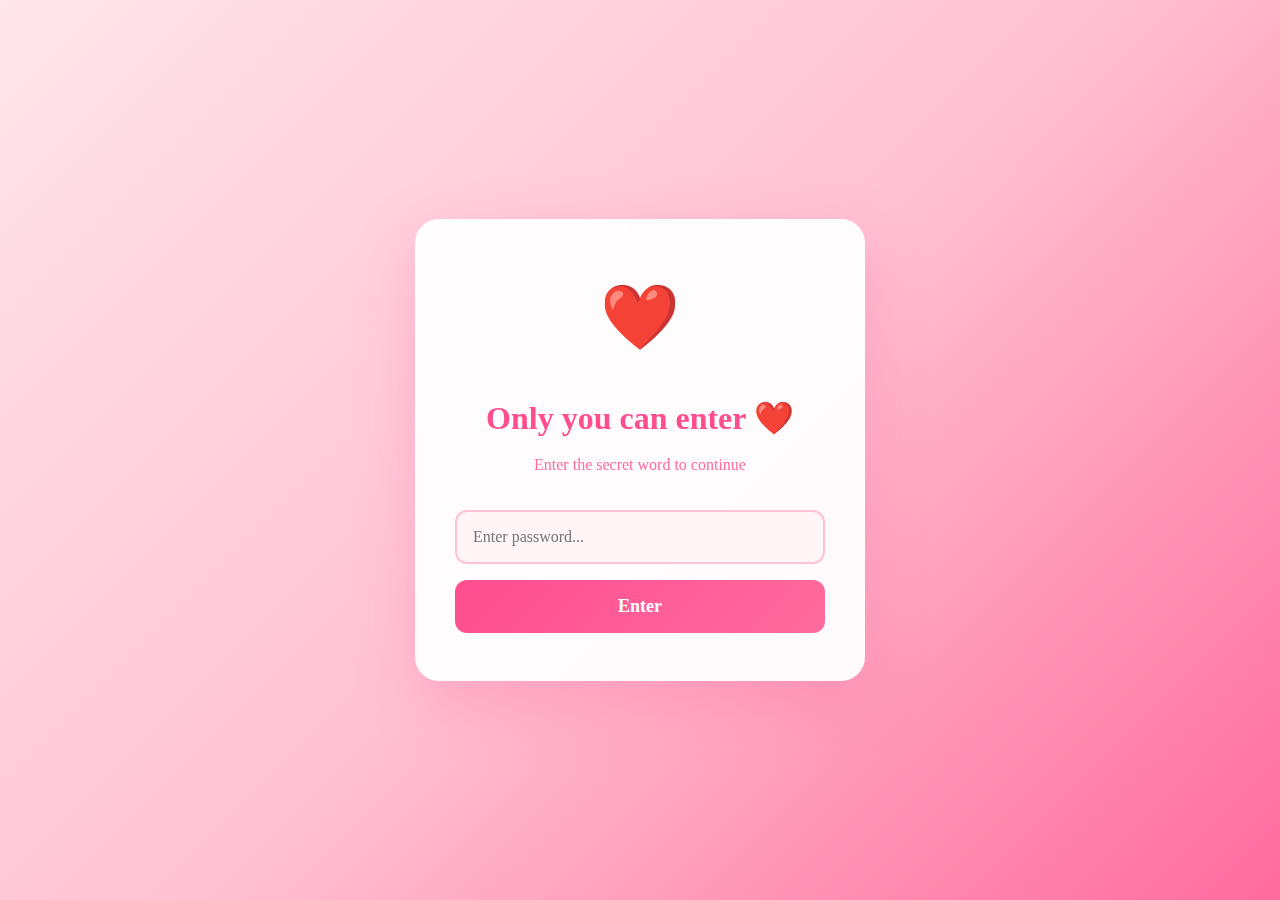
<file: index.html>
<!doctype html>
<html lang="en">
  <head>
    <meta charset="UTF-8" />
    <meta name="viewport" content="width=device-width, initial-scale=1.0" />
    <title>For You ❤️</title>
    <link rel="stylesheet" href="style.css" />
    <meta
      property="og:image"
      content="https://bolt.new/static/og_default.png"
    />
    <meta name="twitter:card" content="summary_large_image" />
    <meta
      name="twitter:image"
      content="https://bolt.new/static/og_default.png"
    />
  </head>
  <body class="password-page">
    <div class="password-container fade-in">
      <div class="heart-icon">❤️</div>
      <h1>Only you can enter ❤️</h1>
      <p class="subtitle">Enter the secret word to continue</p>

      <div class="password-form">
        <input
          type="password"
          id="password-input"
          placeholder="Enter password..."
          autocomplete="off"
        />
        <button id="enter-btn" onclick="checkPassword()">Enter</button>
      </div>

      <div id="error-message" class="error-message"></div>
    </div>

    <script>
      function checkPassword() {
        const password = document.getElementById("password-input").value;
        const errorMessage = document.getElementById("error-message");

        if (password === "forever") {
          errorMessage.style.display = "none";
          document
            .querySelector(".password-container")
            .classList.add("fade-out");
          setTimeout(() => {
            window.location.href = "menu.html";
          }, 500);
        } else {
          errorMessage.textContent = "Wrong password, try again my love...";
          errorMessage.style.display = "block";
          document.getElementById("password-input").value = "";
          document.getElementById("password-input").classList.add("shake");
          setTimeout(() => {
            document.getElementById("password-input").classList.remove("shake");
          }, 500);
        }
      }

      document
        .getElementById("password-input")
        .addEventListener("keypress", function (e) {
          if (e.key === "Enter") {
            checkPassword();
          }
        });
    </script>
  </body>
</html>
</file>
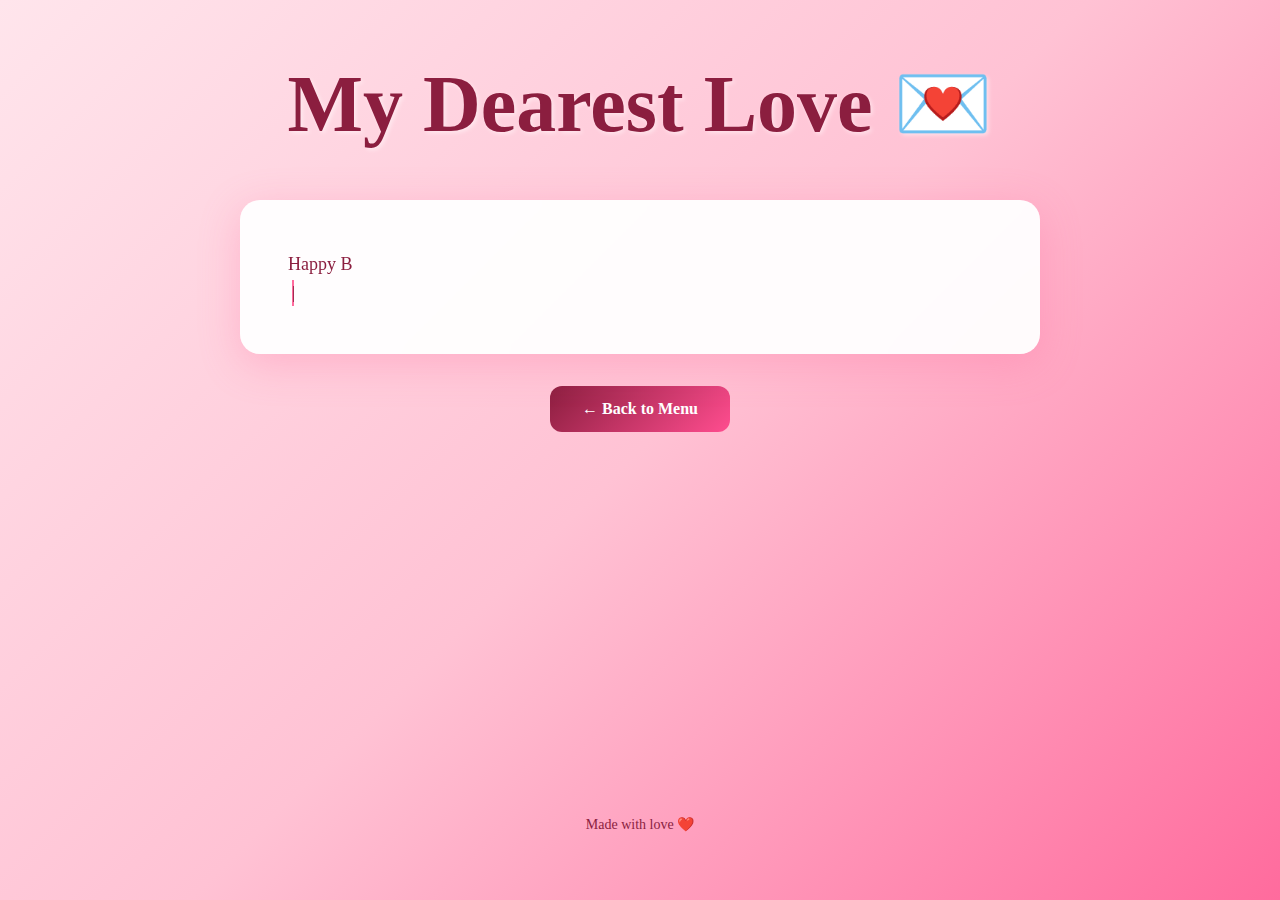
<file: letter.html>
<!doctype html>
<html lang="en">
  <head>
    <meta charset="UTF-8" />
    <meta name="viewport" content="width=device-width, initial-scale=1.0" />
    <title>My Love Letter ❤️</title>
    <link rel="stylesheet" href="style.css" />
  </head>
  <body class="letter-page">
    <div class="letter-container fade-in">
      <div class="letter-header">
        <h1>My Dearest Love 💌</h1>
      </div>

      <div class="letter-content">
        <p id="typed-text" class="typed-text"></p>
        <span class="cursor" id="cursor">|</span>
      </div>

      <div class="letter-actions">
        <button class="back-btn" onclick="window.location.href='menu.html'">
          ← Back to Menu
        </button>
      </div>
    </div>

    <footer class="footer">
      <p>Made with love ❤️</p>
    </footer>

    <script>
      const letterText = `Happy Birthday, my beautiful love!

Today is your special day, and I wanted to take a moment to tell you just how much you mean to me. From the first time we talked, I knew there was something magical about you. Your smile lights up my world, your laugh is my favorite sound, and your presence makes every moment worth living.

You are my sunshine on cloudy days, my peace in chaotic times, and my greatest blessing. Every day with you is a gift I cherish more than words can express. You inspire me to be better, to dream bigger, and to love deeper.

I am so grateful for every moment we've shared—the laughs, the late-night talks, the silly jokes, and even the quiet moments when we just exist together. You've become my home, my safe place, and my forever person.

On this special day, I want you to know that you deserve all the happiness in the world. You deserve to be celebrated not just today, but every single day. I promise to always be by your side, to support your dreams, to hold you when you're sad, and to celebrate with you when you're happy.

Thank you for being you—for being kind, beautiful, strong, and absolutely perfect in my eyes. Thank you for choosing me, for loving me, and for making my life infinitely better just by being in it.

I love you more than words could ever capture, more than any letter could convey. Today and always, you are my everything.

Happy Birthday, my love. Here's to many more birthdays together, creating beautiful memories and building our forever.

Forever yours,
Your Love ❤️`;

      let index = 0;
      const typingSpeed = 30;
      const textElement = document.getElementById('typed-text');
      const cursor = document.getElementById('cursor');

      function typeWriter() {
        if (index < letterText.length) {
          const char = letterText.charAt(index);
          if (char === '\n') {
            textElement.innerHTML += '<br>';
          } else {
            textElement.innerHTML += char;
          }
          index++;
          setTimeout(typeWriter, typingSpeed);

          textElement.parentElement.scrollTop = textElement.parentElement.scrollHeight;
        } else {
          cursor.style.animation = 'blink 1s infinite';
        }
      }

      window.addEventListener('load', () => {
        setTimeout(typeWriter, 500);
      });
    </script>
  </body>
</html>
</file>
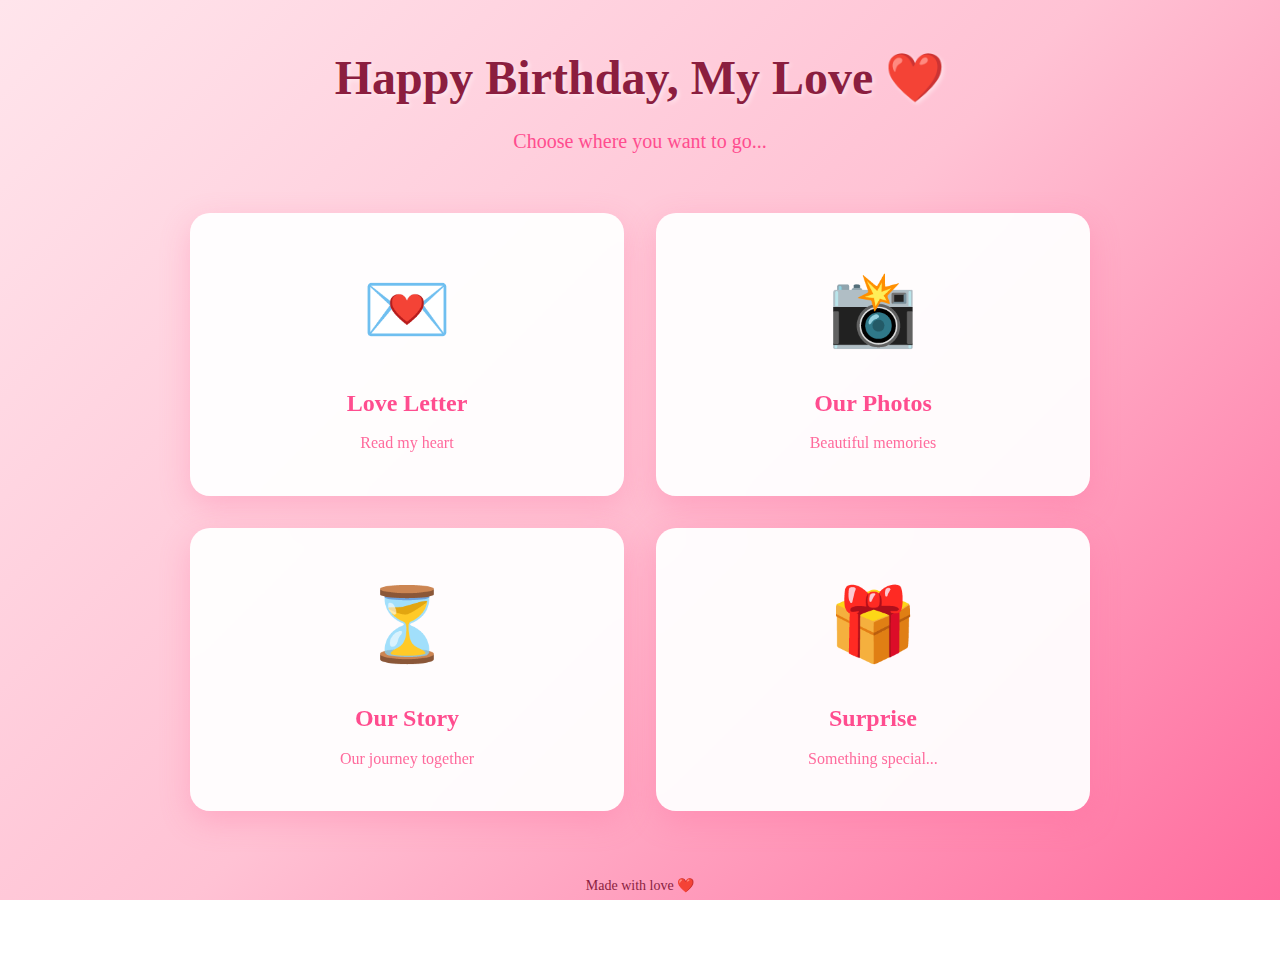
<file: menu.html>
<!doctype html>
<html lang="en">
  <head>
    <meta charset="UTF-8" />
    <meta name="viewport" content="width=device-width, initial-scale=1.0" />
    <title>Our Special Place ❤️</title>
    <link rel="stylesheet" href="style.css" />
  </head>
  <body class="menu-page">
    <div class="menu-container fade-in">
      <h1 class="menu-title">Happy Birthday, My Love ❤️</h1>
      <p class="menu-subtitle">Choose where you want to go...</p>

      <div class="cards-grid">
        <div class="card" onclick="navigateTo('letter.html')">
          <div class="card-icon">💌</div>
          <h2>Love Letter</h2>
          <p>Read my heart</p>
        </div>

        <div class="card" onclick="navigateTo('photos.html')">
          <div class="card-icon">📸</div>
          <h2>Our Photos</h2>
          <p>Beautiful memories</p>
        </div>

        <div class="card" onclick="navigateTo('story.html')">
          <div class="card-icon">⏳</div>
          <h2>Our Story</h2>
          <p>Our journey together</p>
        </div>

        <div class="card" onclick="navigateTo('surprise.html')">
          <div class="card-icon">🎁</div>
          <h2>Surprise</h2>
          <p>Something special...</p>
        </div>
      </div>
    </div>

    <footer class="footer">
      <p>Made with love ❤️</p>
    </footer>

    <script>
      function navigateTo(page) {
        document.body.classList.add('fade-out');
        setTimeout(() => {
          window.location.href = page;
        }, 300);
      }
    </script>
  </body>
</html>
</file>
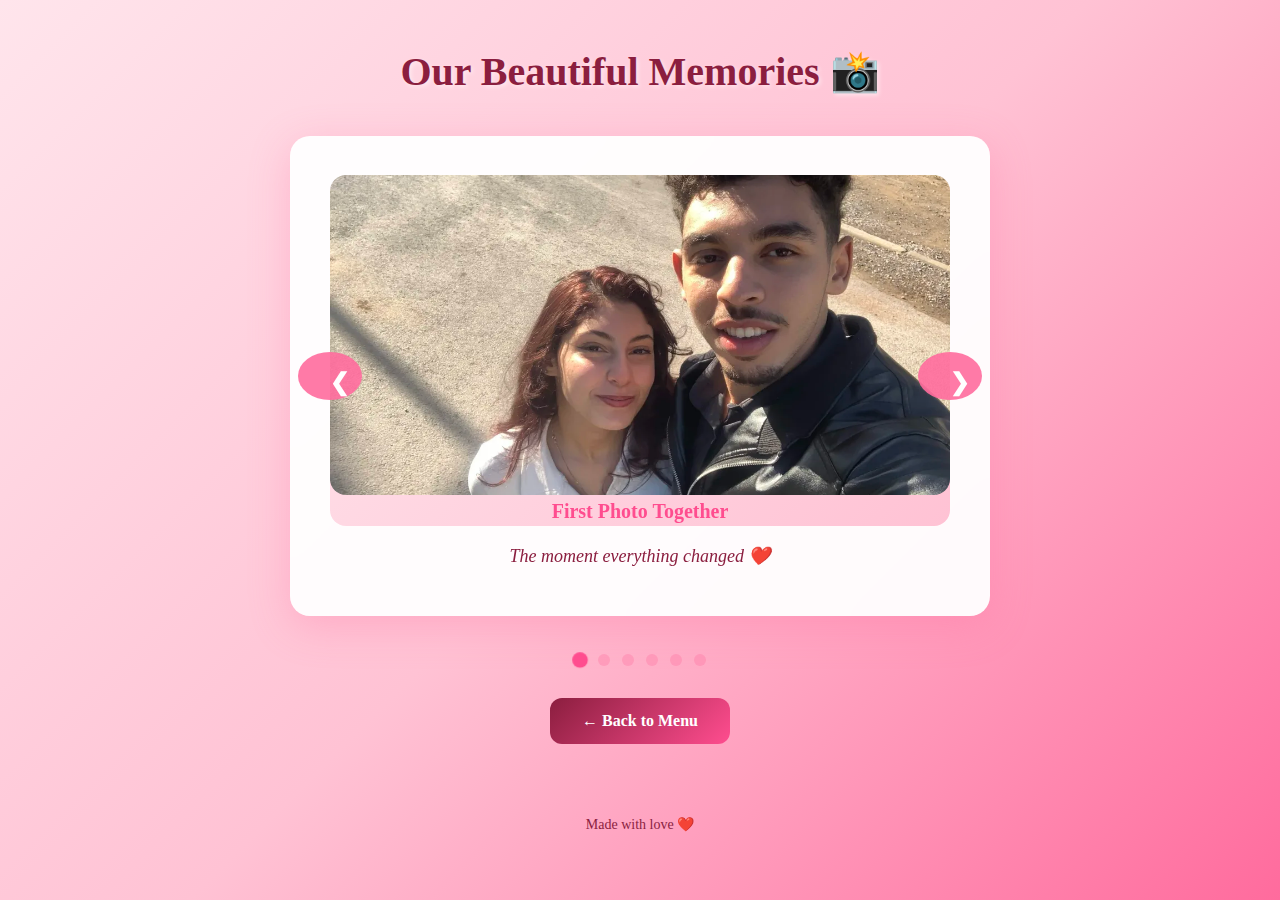
<file: photos.html>
<!doctype html>
<html lang="en">
  <head>
    <meta charset="UTF-8" />
    <meta name="viewport" content="width=device-width, initial-scale=1.0" />
    <title>Our Beautiful Memories 📸</title>
    <link rel="stylesheet" href="style.css" />
  </head>
  <body class="photos-page">
    <div class="photos-container fade-in">
      <h1 class="page-title">Our Beautiful Memories 📸</h1>

      <div class="slider-container">
        <button class="slider-btn prev-btn" onclick="changeSlide(-1)">❮</button>

        <div class="slider-content">
          <div class="slide active">
            <div class="photo-placeholder">
              <img src="img/photo1.jpg" alt="First photo together" class="photo">
              <p class="placeholder-text">First Photo Together</p>
            </div>
            <p class="photo-caption">The moment everything changed ❤️</p>
          </div>

          <div class="slide">
            <div class="photo-placeholder">
              <img src="img/photo2.jpg" alt="Our First Date" class="photo">
              <p class="placeholder-text">Our First Date</p>
            </div>
            <p class="photo-caption">Nervous but so happy to be with you</p>
          </div>

          <div class="slide">
            <div class="photo-placeholder">
              <img src="img/photo10.jpg" alt="First photo together" class="photo">
              <p class="placeholder-text">Beautiful Sunset</p>
            </div>
            <p class="photo-caption">Watching the world paint itself for us</p>
          </div>

          <div class="slide">
            <div class="photo-placeholder">
              <img src="img/photo6.jpg" alt="First photo together"  class="photo1">
              <p class="placeholder-text">Celebrating Together</p>
            </div>
            <p class="photo-caption">Every moment with you is a celebration</p>
          </div>

          <div class="slide">
            <div class="photo-placeholder">
              <img src="img/photo11.jpg" alt="First photo together" class="photo">
              <p class="placeholder-text">Just Us</p>
            </div>
            <p class="photo-caption">My favorite place is next to you</p>
          </div>

          <div class="slide">
            <div class="photo-placeholder">
              <img src="img/photo7.jpg" alt="First photo together" class="photo">
              <p class="placeholder-text">Making Memories</p>
            </div>
            <p class="photo-caption">Every day is an adventure with you</p>
          </div>
        </div>

        <button class="slider-btn next-btn" onclick="changeSlide(1)">❯</button>
      </div>

      <div class="slider-dots" id="slider-dots"></div>

      <div class="photo-actions">
        <button class="back-btn" onclick="window.location.href='menu.html'">
          ← Back to Menu
        </button>
      </div>
    </div>

    <footer class="footer">
      <p>Made with love ❤️</p>
    </footer>

    <script>
      let currentSlide = 0;
      const slides = document.querySelectorAll('.slide');
      const dotsContainer = document.getElementById('slider-dots');

      slides.forEach((_, index) => {
        const dot = document.createElement('span');
        dot.classList.add('dot');
        if (index === 0) dot.classList.add('active');
        dot.onclick = () => goToSlide(index);
        dotsContainer.appendChild(dot);
      });

      function showSlide(n) {
        slides.forEach(slide => slide.classList.remove('active'));
        document.querySelectorAll('.dot').forEach(dot => dot.classList.remove('active'));

        if (n >= slides.length) currentSlide = 0;
        if (n < 0) currentSlide = slides.length - 1;

        slides[currentSlide].classList.add('active');
        document.querySelectorAll('.dot')[currentSlide].classList.add('active');
      }

      function changeSlide(direction) {
        currentSlide += direction;
        showSlide(currentSlide);
      }

      function goToSlide(n) {
        currentSlide = n;
        showSlide(currentSlide);
      }

      document.addEventListener('keydown', (e) => {
        if (e.key === 'ArrowLeft') changeSlide(-1);
        if (e.key === 'ArrowRight') changeSlide(1);
      });
    </script>
  </body>
</html>
</file>
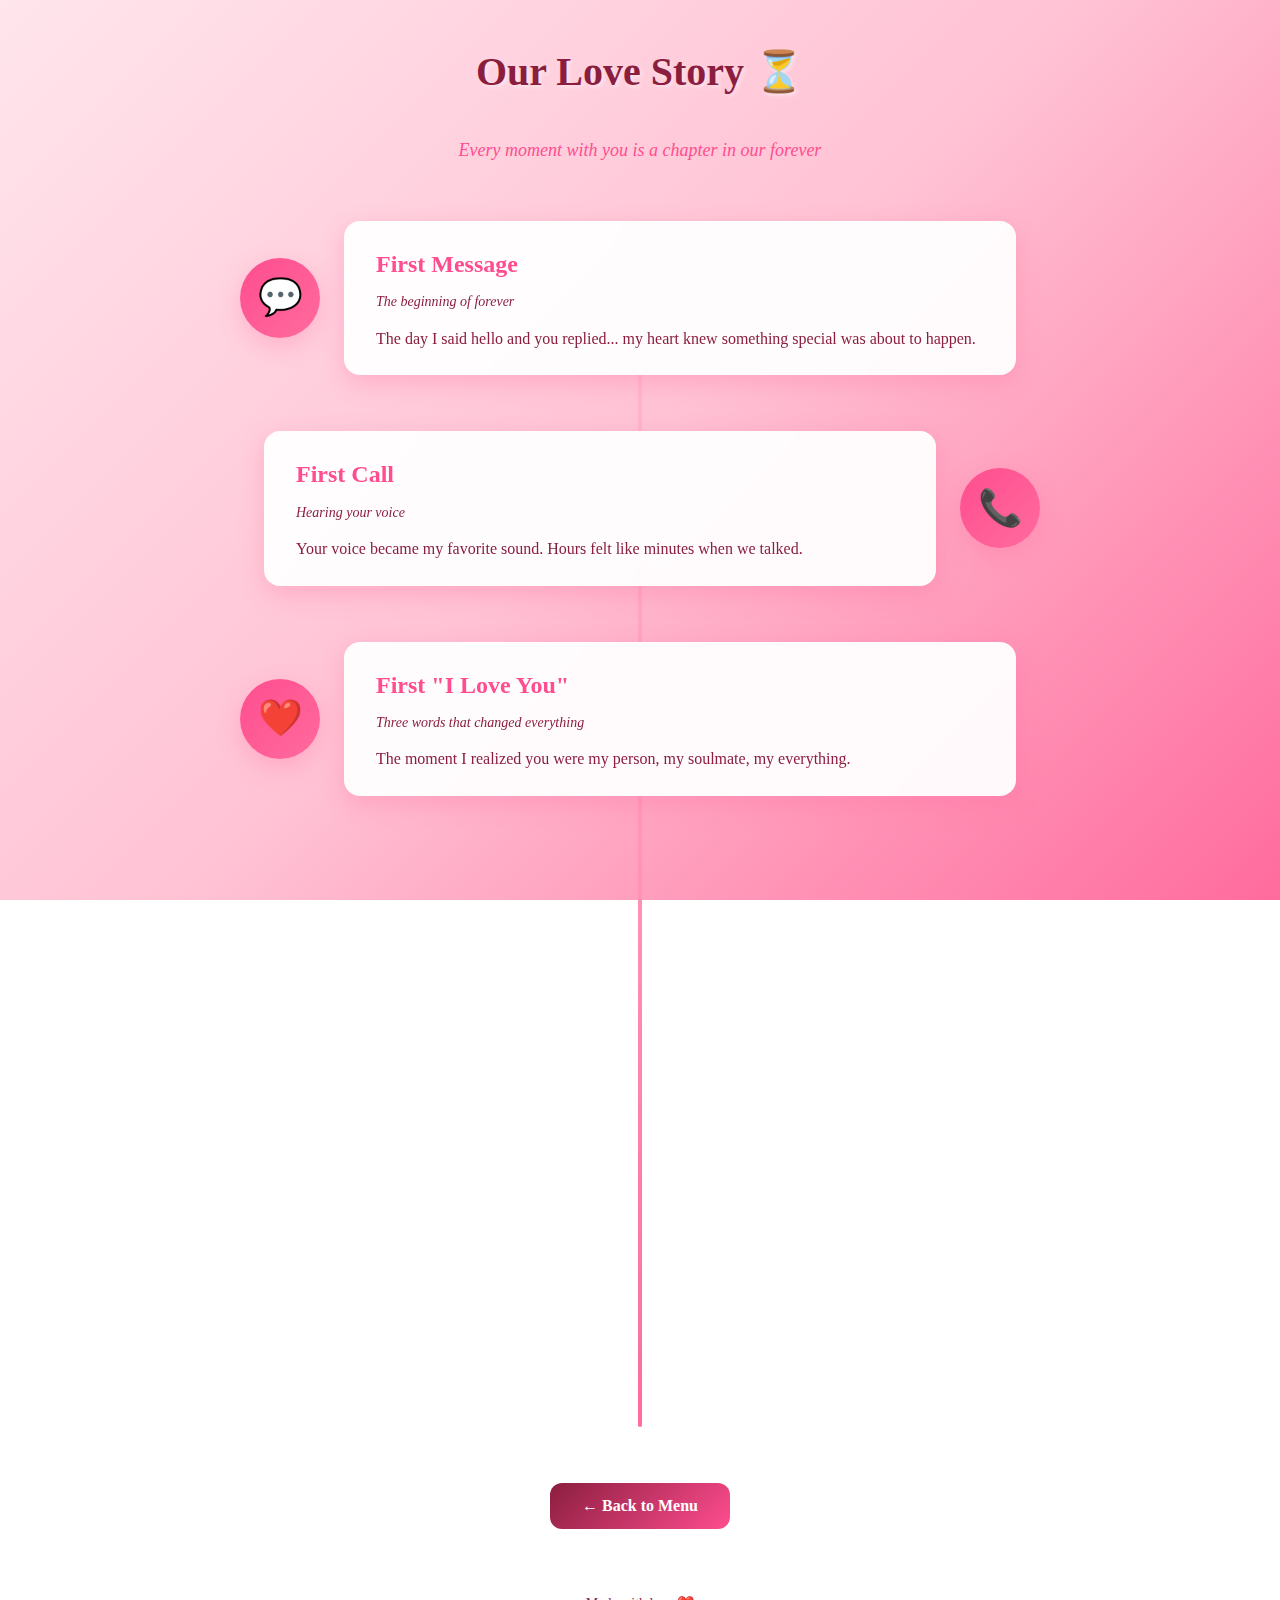
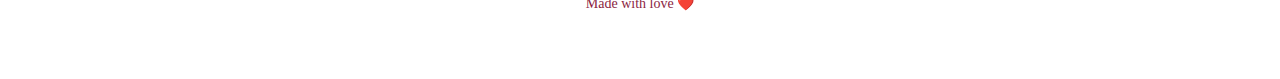
<file: story.html>
<!doctype html>
<html lang="en">
  <head>
    <meta charset="UTF-8" />
    <meta name="viewport" content="width=device-width, initial-scale=1.0" />
    <title>Our Love Story ⏳</title>
    <link rel="stylesheet" href="style.css" />
  </head>
  <body class="story-page">
    <div class="story-container fade-in">
      <h1 class="page-title">Our Love Story ⏳</h1>
      <p class="story-subtitle">Every moment with you is a chapter in our forever</p>

      <div class="timeline">
        <div class="timeline-item" data-index="0">
          <div class="timeline-icon">💬</div>
          <div class="timeline-content">
            <h3>First Message</h3>
            <p class="timeline-date">The beginning of forever</p>
            <p>The day I said hello and you replied... my heart knew something special was about to happen.</p>
          </div>
        </div>

        <div class="timeline-item" data-index="1">
          <div class="timeline-icon">📞</div>
          <div class="timeline-content">
            <h3>First Call</h3>
            <p class="timeline-date">Hearing your voice</p>
            <p>Your voice became my favorite sound. Hours felt like minutes when we talked.</p>
          </div>
        </div>

        <div class="timeline-item" data-index="2">
          <div class="timeline-icon">❤️</div>
          <div class="timeline-content">
            <h3>First "I Love You"</h3>
            <p class="timeline-date">Three words that changed everything</p>
            <p>The moment I realized you were my person, my soulmate, my everything.</p>
          </div>
        </div>

        <div class="timeline-item" data-index="3">
          <div class="timeline-icon">🌟</div>
          <div class="timeline-content">
            <h3>Our First Adventure</h3>
            <p class="timeline-date">Creating memories together</p>
            <p>Every adventure with you is my favorite. You make ordinary moments extraordinary.</p>
          </div>
        </div>

        <div class="timeline-item" data-index="4">
          <div class="timeline-icon">💕</div>
          <div class="timeline-content">
            <h3>Growing Together</h3>
            <p class="timeline-date">Building our forever</p>
            <p>Through ups and downs, we've grown stronger. You're my home, my peace, my everything.</p>
          </div>
        </div>

        <div class="timeline-item" data-index="5">
          <div class="timeline-icon">🎂</div>
          <div class="timeline-content">
            <h3>Today</h3>
            <p class="timeline-date">Your special day</p>
            <p>Happy Birthday, my love. Thank you for being you. Here's to forever and always.</p>
          </div>
        </div>
      </div>

      <div class="story-actions">
        <button class="back-btn" onclick="window.location.href='menu.html'">
          ← Back to Menu
        </button>
      </div>
    </div>

    <footer class="footer">
      <p>Made with love ❤️</p>
    </footer>

    <script>
      const observerOptions = {
        threshold: 0.3,
        rootMargin: '0px 0px -100px 0px'
      };

      const observer = new IntersectionObserver((entries) => {
        entries.forEach(entry => {
          if (entry.isIntersecting) {
            entry.target.classList.add('visible');
          }
        });
      }, observerOptions);

      document.querySelectorAll('.timeline-item').forEach(item => {
        observer.observe(item);
      });
    </script>
  </body>
</html>
</file>
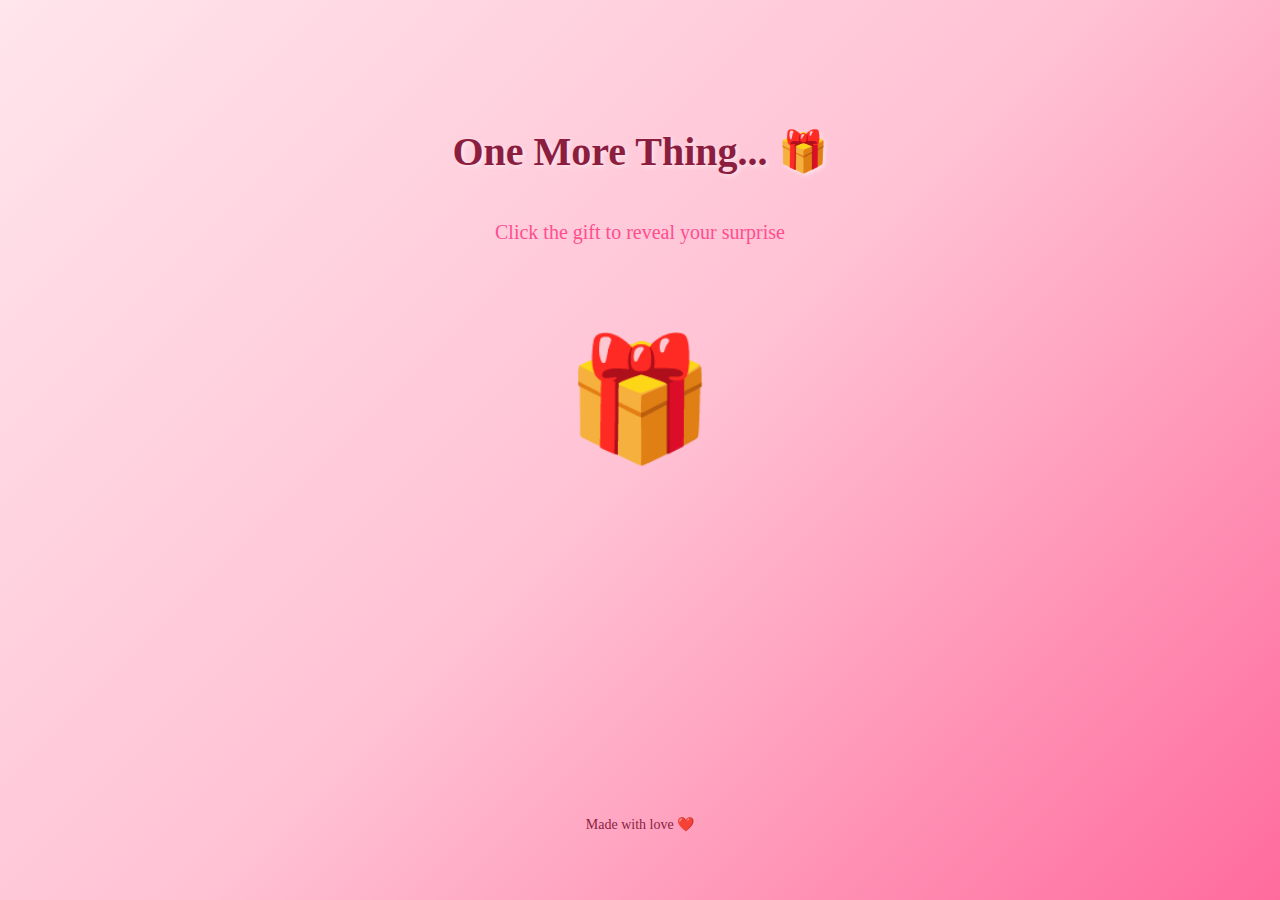
<file: surprise.html>
<!doctype html>
<html lang="en">
  <head>
    <meta charset="UTF-8" />
    <meta name="viewport" content="width=device-width, initial-scale=1.0" />
    <title>Special Surprise 🎁</title>
    <link rel="stylesheet" href="style.css" />
  </head>
  <body class="surprise-page">
    <div class="surprise-container fade-in">
      <div id="initial-view" class="initial-view">
        <h1 class="page-title">One More Thing... 🎁</h1>
        <p class="surprise-hint">Click the gift to reveal your surprise</p>

        <div class="gift-box" onclick="revealSurprise()">
          <div class="gift-icon">🎁</div>
        </div>
      </div>

      <div id="surprise-reveal" class="surprise-reveal">
        <div class="hearts-animation" id="hearts-container"></div>

        <div class="surprise-content">
          <h2 class="surprise-title">Forever & Always</h2>

          <div class="surprise-message">
            <p>My dearest love,</p>

            <p>This birthday is just the beginning of another beautiful year with you. But I want you to know that my love for you isn't measured in years, months, or days.</p>

            <p>It's measured in moments—every smile, every laugh, every heartbeat when I'm with you.</p>

            <p class="highlight-text">I promise you:</p>

            <ul class="promise-list">
              <li>To love you more with each passing day</li>
              <li>To be your biggest supporter and your safe place</li>
              <li>To make you laugh when you need it most</li>
              <li>To hold you close during difficult times</li>
              <li>To celebrate every little victory with you</li>
              <li>To build a beautiful future together</li>
            </ul>

            <p class="final-message">You are my today and all of my tomorrows. Happy Birthday, my forever love.</p>

            <div class="infinity-symbol">∞</div>
          </div>
        </div>

        <div class="surprise-actions">
          <button class="back-btn" onclick="window.location.href='menu.html'">
            ← Back to Menu
          </button>
        </div>
      </div>
    </div>

    <footer class="footer">
      <p>Made with love ❤️</p>
    </footer>

    <script>
      function revealSurprise() {
        const initialView = document.getElementById('initial-view');
        const surpriseReveal = document.getElementById('surprise-reveal');
        const giftBox = document.querySelector('.gift-box');

        giftBox.classList.add('opening');

        setTimeout(() => {
          initialView.style.display = 'none';
          surpriseReveal.style.display = 'block';
          surpriseReveal.classList.add('fade-in');
          createHearts();
        }, 800);
      }

      function createHearts() {
        const container = document.getElementById('hearts-container');
        const heartSymbols = ['❤️', '💕', '💖', '💗', '💓', '💝'];

        for (let i = 0; i < 30; i++) {
          setTimeout(() => {
            const heart = document.createElement('div');
            heart.classList.add('floating-heart');
            heart.textContent = heartSymbols[Math.floor(Math.random() * heartSymbols.length)];
            heart.style.left = Math.random() * 100 + '%';
            heart.style.animationDuration = (Math.random() * 3 + 3) + 's';
            heart.style.fontSize = (Math.random() * 20 + 20) + 'px';
            container.appendChild(heart);

            setTimeout(() => {
              heart.remove();
            }, 6000);
          }, i * 100);
        }
      }
    </script>
  </body>
</html>
</file>
<file: style.css>
* {
  margin: 0;
  padding: 0;
  box-sizing: border-box;
}

:root {
  --primary-pink: #ff6b9d;
  --soft-pink: #ffc2d4;
  --light-pink: #ffe5ec;
  --rose: #ff4d8f;
  --burgundy: #8b1e3f;
  --cream: #fff5f7;
  --shadow: rgba(255, 107, 157, 0.3);

  font-family: "Georgia", "Times New Roman", serif;
  line-height: 1.6;
}

body {
  margin: 0;
  padding: 0;
  min-height: 100vh;
  background: linear-gradient(
    135deg,
    var(--light-pink) 0%,
    var(--soft-pink) 50%,
    var(--primary-pink) 100%
  );
  background-attachment: fixed;
  color: var(--burgundy);
  overflow-x: hidden;
}

.fade-in {
  animation: fadeIn 0.8s ease-in;
}

.fade-out {
  animation: fadeOut 0.5s ease-out;
}

@keyframes fadeIn {
  from {
    opacity: 0;
    transform: translateY(20px);
  }
  to {
    opacity: 1;
    transform: translateY(0);
  }
}

@keyframes fadeOut {
  from {
    opacity: 1;
  }
  to {
    opacity: 0;
  }
}
.photo {
  width: 100%;
  height: 320px;
  object-fit: cover;      /* keeps image beautiful */
  border-radius: 16px;
}
.photo1 {
  width: 100%;
  height: 320px;
  object-fit: cover;      /* handles all orientations */
  object-position: center;
  border-radius: 16px;
  background-color: #f6d1dc;
}



.password-page {
  display: flex;
  align-items: center;
  justify-content: center;
  min-height: 100vh;
}

.password-container {
  background: rgba(255, 255, 255, 0.95);
  padding: 48px 40px;
  border-radius: 24px;
  box-shadow: 0 20px 60px var(--shadow);
  text-align: center;
  max-width: 450px;
  width: 90%;
  backdrop-filter: blur(10px);
}

.heart-icon {
  font-size: 64px;
  margin-bottom: 24px;
  animation: heartbeat 1.5s infinite;
}

@keyframes heartbeat {
  0%,
  100% {
    transform: scale(1);
  }
  25% {
    transform: scale(1.1);
  }
  50% {
    transform: scale(1);
  }
}

.password-container h1 {
  font-size: 32px;
  margin-bottom: 8px;
  color: var(--rose);
  font-weight: 600;
}

.subtitle {
  color: var(--primary-pink);
  margin-bottom: 32px;
  font-size: 16px;
}

.password-form {
  display: flex;
  flex-direction: column;
  gap: 16px;
}

input[type="password"] {
  padding: 16px;
  border: 2px solid var(--soft-pink);
  border-radius: 12px;
  font-size: 16px;
  transition: all 0.3s ease;
  background: var(--cream);
  font-family: inherit;
}

input[type="password"]:focus {
  outline: none;
  border-color: var(--primary-pink);
  box-shadow: 0 0 0 4px rgba(255, 107, 157, 0.1);
}

button {
  padding: 16px 32px;
  background: linear-gradient(135deg, var(--rose) 0%, var(--primary-pink) 100%);
  color: white;
  border: none;
  border-radius: 12px;
  font-size: 18px;
  font-weight: 600;
  cursor: pointer;
  transition: all 0.3s ease;
  font-family: inherit;
}

button:hover {
  transform: translateY(-2px);
  box-shadow: 0 8px 24px var(--shadow);
}

button:active {
  transform: translateY(0);
}

.error-message {
  color: var(--rose);
  margin-top: 16px;
  font-size: 14px;
  display: none;
  animation: shake 0.5s;
}

@keyframes shake {
  0%,
  100% {
    transform: translateX(0);
  }
  25% {
    transform: translateX(-10px);
  }
  75% {
    transform: translateX(10px);
  }
}

.menu-page {
  display: flex;
  flex-direction: column;
  min-height: 100vh;
  padding: 40px 20px;
}

.menu-container {
  flex: 1;
  max-width: 1200px;
  margin: 0 auto;
  width: 100%;
}

.menu-title {
  text-align: center;
  font-size: 48px;
  color: var(--burgundy);
  margin-bottom: 8px;
  text-shadow: 2px 2px 4px rgba(255, 255, 255, 0.5);
}

.menu-subtitle {
  text-align: center;
  font-size: 20px;
  color: var(--rose);
  margin-bottom: 56px;
}

.cards-grid {
  display: grid;
  grid-template-columns: repeat(auto-fit, minmax(280px, 1fr));
  gap: 32px;
  max-width: 900px;
  margin: 0 auto;
}

.card {
  background: rgba(255, 255, 255, 0.95);
  padding: 40px 24px;
  border-radius: 20px;
  box-shadow: 0 10px 30px var(--shadow);
  cursor: pointer;
  transition: all 0.3s ease;
  text-align: center;
  backdrop-filter: blur(10px);
}

.card:hover {
  transform: translateY(-8px) scale(1.02);
  box-shadow: 0 20px 50px var(--shadow);
}

.card-icon {
  font-size: 72px;
  margin-bottom: 16px;
}

.card h2 {
  font-size: 24px;
  color: var(--rose);
  margin-bottom: 8px;
}

.card p {
  color: var(--primary-pink);
  font-size: 16px;
}

.footer {
  text-align: center;
  padding: 24px;
  color: var(--burgundy);
  font-size: 14px;
  margin-top: 40px;
}

.letter-page,
.photos-page,
.story-page,
.surprise-page {
  min-height: 100vh;
  padding: 40px 20px;
  display: flex;
  flex-direction: column;
}

.letter-container,
.photos-container,
.story-container,
.surprise-container {
  max-width: 800px;
  margin: 0 auto;
  width: 100%;
  flex: 1;
}

.letter-header,
.page-title {
  text-align: center;
  font-size: 40px;
  color: var(--burgundy);
  margin-bottom: 32px;
  text-shadow: 2px 2px 4px rgba(255, 255, 255, 0.5);
}

.letter-content {
  background: rgba(255, 255, 255, 0.95);
  padding: 48px;
  border-radius: 20px;
  box-shadow: 0 10px 40px var(--shadow);
  margin-bottom: 32px;
  max-height: 600px;
  overflow-y: auto;
  backdrop-filter: blur(10px);
}

.typed-text {
  font-size: 18px;
  line-height: 1.8;
  color: var(--burgundy);
  white-space: pre-wrap;
}

.cursor {
  display: inline-block;
  width: 2px;
  margin-left: 4px;
  background: var(--primary-pink);
  animation: blink 1s infinite;
}

@keyframes blink {
  0%,
  50% {
    opacity: 1;
  }
  51%,
  100% {
    opacity: 0;
  }
}

.letter-actions,
.photo-actions,
.story-actions,
.surprise-actions {
  text-align: center;
  margin-top: 24px;
}

.back-btn {
  background: linear-gradient(135deg, var(--burgundy) 0%, var(--rose) 100%);
  padding: 14px 32px;
  font-size: 16px;
}

.slider-container {
  position: relative;
  max-width: 700px;
  margin: 0 auto 32px;
  background: rgba(255, 255, 255, 0.95);
  padding: 40px;
  border-radius: 20px;
  box-shadow: 0 10px 40px var(--shadow);
  backdrop-filter: blur(10px);
}

.slider-content {
  position: relative;
  min-height: 400px;
}

.slide {
  display: none;
  text-align: center;
  animation: slideIn 0.5s ease;
}

.slide.active {
  display: block;
}

@keyframes slideIn {
  from {
    opacity: 0;
    transform: scale(0.95);
  }
  to {
    opacity: 1;
    transform: scale(1);
  }
}

.photo-placeholder {
  width: 100%;
  height: 350px;
  background: linear-gradient(
    135deg,
    var(--light-pink) 0%,
    var(--soft-pink) 100%
  );
  border-radius: 16px;
  display: flex;
  flex-direction: column;
  align-items: center;
  justify-content: center;
  margin-bottom: 16px;
}

.placeholder-icon {
  font-size: 72px;
  margin-bottom: 16px;
}

.placeholder-text {
  font-size: 20px;
  color: var(--rose);
  font-weight: 600;
}

.photo-caption {
  color: var(--burgundy);
  font-size: 18px;
  font-style: italic;
  margin-top: 16px;
}

.slider-btn {
  position: absolute;
  top: 50%;
  transform: translateY(-50%);
  background: rgba(255, 107, 157, 0.9);
  color: white;
  border: none;
  width: 48px;
  height: 48px;
  border-radius: 50%;
  font-size: 24px;
  cursor: pointer;
  transition: all 0.3s ease;
  z-index: 10;
}

.slider-btn:hover {
  background: var(--rose);
  transform: translateY(-50%) scale(1.1);
}

.prev-btn {
  left: 8px;
}

.next-btn {
  right: 8px;
}

.slider-dots {
  text-align: center;
  margin-top: 24px;
}

.dot {
  display: inline-block;
  width: 12px;
  height: 12px;
  border-radius: 50%;
  background: rgba(255, 107, 157, 0.3);
  margin: 0 6px;
  cursor: pointer;
  transition: all 0.3s ease;
}

.dot.active {
  background: var(--rose);
  transform: scale(1.3);
}

.story-subtitle {
  text-align: center;
  font-size: 18px;
  color: var(--rose);
  margin-bottom: 56px;
  font-style: italic;
}

.timeline {
  position: relative;
  max-width: 800px;
  margin: 0 auto 40px;
}

.timeline::before {
  content: "";
  position: absolute;
  left: 50%;
  transform: translateX(-50%);
  width: 4px;
  height: 100%;
  background: linear-gradient(to bottom, var(--soft-pink), var(--primary-pink));
  border-radius: 2px;
}

.timeline-item {
  display: flex;
  align-items: center;
  margin-bottom: 56px;
  position: relative;
  opacity: 0;
  transform: translateY(50px);
  transition: all 0.6s ease;
}

.timeline-item.visible {
  opacity: 1;
  transform: translateY(0);
}

.timeline-item:nth-child(odd) {
  flex-direction: row;
}

.timeline-item:nth-child(even) {
  flex-direction: row-reverse;
}

.timeline-icon {
  width: 80px;
  height: 80px;
  background: linear-gradient(135deg, var(--rose) 0%, var(--primary-pink) 100%);
  border-radius: 50%;
  display: flex;
  align-items: center;
  justify-content: center;
  font-size: 36px;
  box-shadow: 0 8px 24px var(--shadow);
  z-index: 2;
  flex-shrink: 0;
}

.timeline-content {
  flex: 1;
  background: rgba(255, 255, 255, 0.95);
  padding: 24px 32px;
  border-radius: 16px;
  box-shadow: 0 8px 24px var(--shadow);
  margin: 0 24px;
  backdrop-filter: blur(10px);
}

.timeline-content h3 {
  color: var(--rose);
  font-size: 24px;
  margin-bottom: 8px;
}

.timeline-date {
  color: var(--primary-pink);
  font-size: 14px;
  font-style: italic;
  margin-bottom: 12px;
}

.timeline-content p {
  color: var(--burgundy);
  line-height: 1.6;
}

.initial-view {
  text-align: center;
  padding: 80px 20px;
}

.surprise-hint {
  font-size: 20px;
  color: var(--rose);
  margin-bottom: 56px;
}

.gift-box {
  display: inline-block;
  cursor: pointer;
  transition: all 0.3s ease;
}

.gift-box:hover {
  transform: scale(1.1) rotate(5deg);
}

.gift-icon {
  font-size: 120px;
  animation: float 3s ease-in-out infinite;
}

@keyframes float {
  0%,
  100% {
    transform: translateY(0);
  }
  50% {
    transform: translateY(-20px);
  }
}

.gift-box.opening .gift-icon {
  animation: openGift 0.8s ease;
}

@keyframes openGift {
  0% {
    transform: scale(1) rotate(0deg);
  }
  50% {
    transform: scale(1.3) rotate(180deg);
  }
  100% {
    transform: scale(0) rotate(360deg);
  }
}

.surprise-reveal {
  display: none;
  position: relative;
}

.hearts-animation {
  position: fixed;
  top: 0;
  left: 0;
  width: 100%;
  height: 100%;
  pointer-events: none;
  z-index: 1;
}

.floating-heart {
  position: absolute;
  bottom: -50px;
  animation: floatUp 6s ease-in-out;
  opacity: 0;
}

@keyframes floatUp {
  0% {
    bottom: -50px;
    opacity: 0;
  }
  10% {
    opacity: 1;
  }
  90% {
    opacity: 1;
  }
  100% {
    bottom: 110vh;
    opacity: 0;
  }
}

.surprise-content {
  background: rgba(255, 255, 255, 0.95);
  padding: 48px;
  border-radius: 20px;
  box-shadow: 0 10px 40px var(--shadow);
  margin-bottom: 32px;
  position: relative;
  z-index: 2;
  backdrop-filter: blur(10px);
}

.surprise-title {
  text-align: center;
  font-size: 40px;
  color: var(--rose);
  margin-bottom: 32px;
}

.surprise-message {
  font-size: 18px;
  line-height: 1.8;
  color: var(--burgundy);
}

.surprise-message p {
  margin-bottom: 16px;
}

.highlight-text {
  color: var(--rose);
  font-weight: 600;
  font-size: 20px;
  margin-top: 24px;
}

.promise-list {
  list-style: none;
  margin: 24px 0;
}

.promise-list li {
  padding: 12px 0;
  padding-left: 32px;
  position: relative;
  font-size: 18px;
}

.promise-list li::before {
  content: "❤️";
  position: absolute;
  left: 0;
}

.final-message {
  font-size: 20px;
  font-weight: 600;
  color: var(--rose);
  text-align: center;
  margin-top: 32px;
  margin-bottom: 24px;
}

.infinity-symbol {
  text-align: center;
  font-size: 80px;
  color: var(--primary-pink);
  margin-top: 24px;
  animation: pulse 2s infinite;
}

@keyframes pulse {
  0%,
  100% {
    transform: scale(1);
    opacity: 1;
  }
  50% {
    transform: scale(1.1);
    opacity: 0.8;
  }
}

@media (max-width: 768px) {
  .menu-title {
    font-size: 36px;
  }

  .menu-subtitle {
    font-size: 18px;
  }

  .cards-grid {
    grid-template-columns: 1fr;
    gap: 24px;
  }

  .page-title {
    font-size: 32px;
  }

  .letter-content {
    padding: 32px 24px;
    max-height: 500px;
  }

  .typed-text {
    font-size: 16px;
  }

  .slider-container {
    padding: 24px;
  }

  .photo-placeholder {
    height: 280px;
  }

  .slider-btn {
    width: 40px;
    height: 40px;
    font-size: 20px;
  }

  .timeline::before {
    left: 40px;
  }

  .timeline-item {
    flex-direction: row !important;
  }

  .timeline-icon {
    width: 60px;
    height: 60px;
    font-size: 28px;
  }

  .timeline-content {
    margin-left: 24px;
    margin-right: 0;
  }

  .surprise-content {
    padding: 32px 24px;
  }

  .surprise-title {
    font-size: 32px;
  }

  .surprise-message {
    font-size: 16px;
  }

  .promise-list li {
    font-size: 16px;
  }

  .gift-icon {
    font-size: 80px;
  }
}

@media (max-width: 480px) {
  .password-container {
    padding: 32px 24px;
  }

  .password-container h1 {
    font-size: 24px;
  }

  .menu-title {
    font-size: 28px;
  }

  .page-title {
    font-size: 28px;
  }

  .letter-content {
    padding: 24px 16px;
  }
}
</file>
